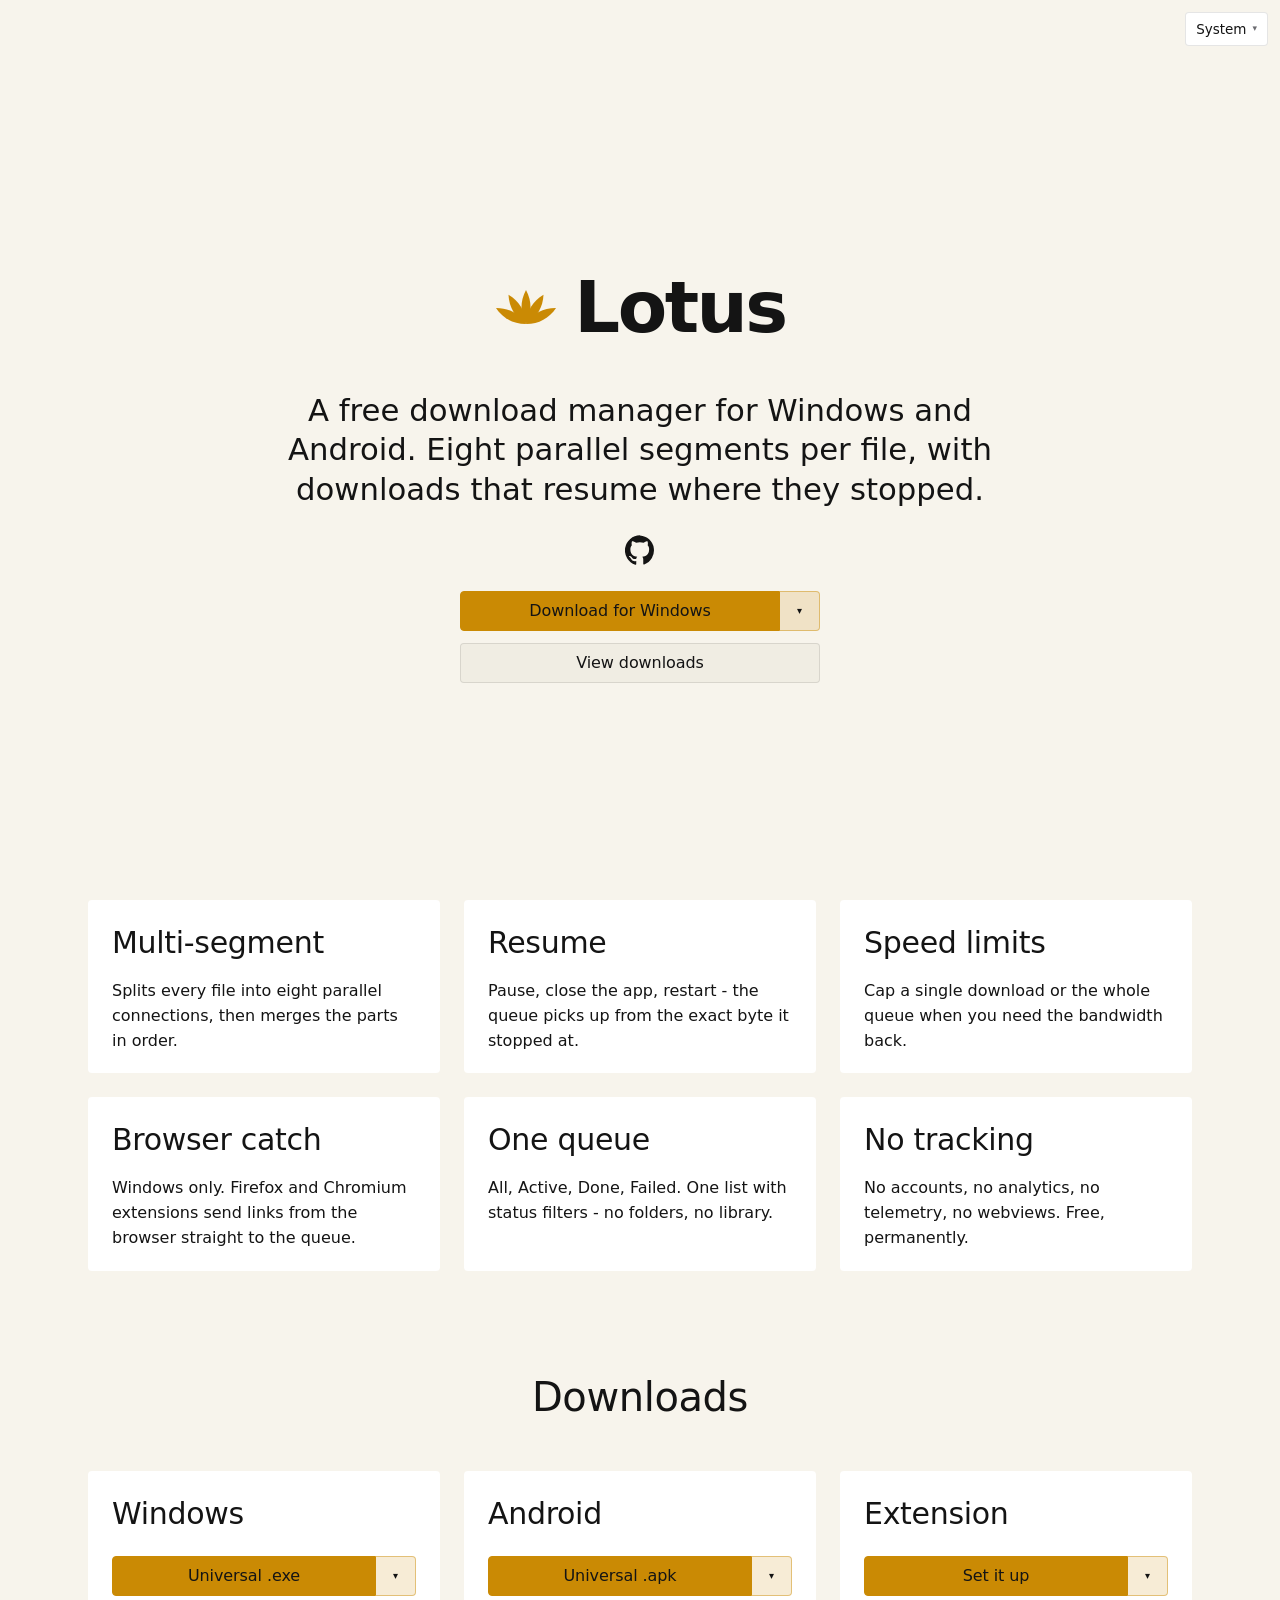
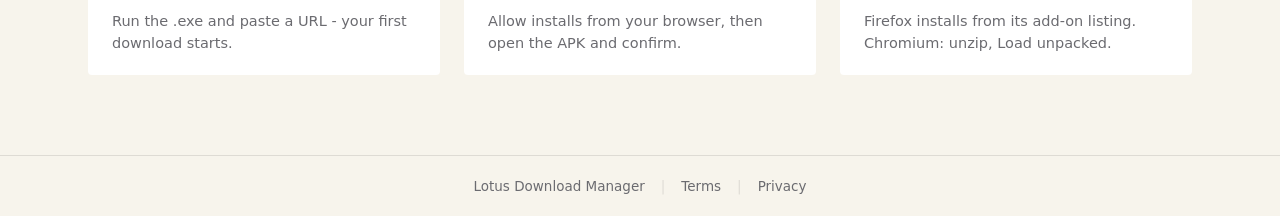
<file: index.html>
<!doctype html>
<html lang="en" data-theme="dark">
<head>
<meta charset="utf-8">
<meta name="viewport" content="width=device-width, initial-scale=1">
<script>(function(){var t=null;try{t=localStorage.getItem("lotus-theme-dm")}catch(e){}
if(t!=="dark"&&t!=="light"&&t!=="amoled"&&t!=="hc"&&t!=="hc-light"){t=(window.matchMedia&&window.matchMedia("(prefers-color-scheme: light)").matches)?"light":"dark"}
document.documentElement.setAttribute("data-theme",t)})();</script>
<title>Lotus Download Manager</title>
<meta name="description" content="Lotus is a free download manager for Windows and Android. Eight parallel segments per file, with downloads that resume where they stopped.">
<link rel="icon" href="assets/lotus.svg" type="image/svg+xml">
<link rel="stylesheet" href="style.css">
</head>
<body>
<div class="theme-picker" id="theme-picker" aria-label="Color theme"></div>

<main>
  <section class="hero">
    <div class="mark" aria-label="Lotus Download Manager" draggable="false">
      <span class="mark-ico" aria-hidden="true"></span>
      <span class="mark-txt">Lotus</span>
    </div>
    <p class="lede">A free download manager for Windows and Android. Eight parallel segments per file, with downloads that resume where they stopped.</p>

    <div class="socials">
      <a href="https://github.com/b0dr7/lotus-dm" aria-label="Source on GitHub" rel="noopener">
        <svg viewBox="0 0 24 24" width="30" height="30" fill="currentColor" aria-hidden="true"><path d="M12 .3a12 12 0 0 0-3.8 23.4c.6.1.8-.3.8-.6v-2.2c-3.3.7-4-1.6-4-1.6-.6-1.4-1.4-1.8-1.4-1.8-1.1-.7.1-.7.1-.7 1.2.1 1.8 1.2 1.8 1.2 1.1 1.8 2.8 1.3 3.5 1 .1-.8.4-1.3.8-1.6-2.7-.3-5.5-1.3-5.5-6 0-1.3.5-2.4 1.2-3.2-.1-.3-.5-1.5.1-3.2 0 0 1-.3 3.3 1.2a11.5 11.5 0 0 1 6 0C17.1 4.7 18 5 18 5c.6 1.7.2 2.9.1 3.2.8.8 1.2 1.9 1.2 3.2 0 4.7-2.8 5.7-5.5 6 .4.4.8 1.1.8 2.2v3.3c0 .3.2.7.8.6A12 12 0 0 0 12 .3z"/></svg>
      </a>
    </div>

    <div class="hero-actions">
      <div class="split" id="hero-dl">
        <a class="btn btn-primary" href="https://github.com/b0dr7/lotus-dm/releases/latest/download/LotusDM-windows-universal.exe">Download for Windows</a>
        <button class="split-toggle" type="button" aria-label="Other Windows versions" aria-expanded="false"></button>
        <div class="split-menu">
          <a href="https://github.com/b0dr7/lotus-dm/releases/latest/download/LotusDM-windows-x64.exe">64-bit .exe</a>
          <a href="https://github.com/b0dr7/lotus-dm/releases/latest/download/LotusDM-windows-x86.exe">32-bit .exe</a>
        </div>
      </div>
      <a class="btn btn-soft" href="#downloads">View downloads</a>
    </div>
  </section>

  <section class="tiles" aria-label="Features">
    <div class="tile">
      <h2>Multi-segment</h2>
      <p>Splits every file into eight parallel connections, then merges the parts in order.</p>
    </div>
    <div class="tile">
      <h2>Resume</h2>
      <p>Pause, close the app, restart - the queue picks up from the exact byte it stopped at.</p>
    </div>
    <div class="tile">
      <h2>Speed limits</h2>
      <p>Cap a single download or the whole queue when you need the bandwidth back.</p>
    </div>
    <div class="tile">
      <h2>Browser catch</h2>
      <p>Windows only. Firefox and Chromium extensions send links from the browser straight to the queue.</p>
    </div>
    <div class="tile">
      <h2>One queue</h2>
      <p>All, Active, Done, Failed. One list with status filters - no folders, no library.</p>
    </div>
    <div class="tile">
      <h2>No tracking</h2>
      <p>No accounts, no analytics, no telemetry, no webviews. Free, permanently.</p>
    </div>
  </section>

  <section class="downloads" id="downloads" aria-labelledby="downloads-h">
    <h2 id="downloads-h">Downloads</h2>
    <div class="dl-grid">
      <div class="tile dl">
        <h3>Windows</h3>
        <div class="split">
          <a class="btn btn-primary" href="https://github.com/b0dr7/lotus-dm/releases/latest/download/LotusDM-windows-universal.exe">Universal .exe</a>
          <button class="split-toggle" type="button" aria-label="Other Windows builds" aria-expanded="false"></button>
          <div class="split-menu">
            <a href="https://github.com/b0dr7/lotus-dm/releases/latest/download/LotusDM-windows-x64.exe">64-bit .exe</a>
            <a href="https://github.com/b0dr7/lotus-dm/releases/latest/download/LotusDM-windows-x86.exe">32-bit .exe</a>
          </div>
        </div>
        <p class="note">Run the .exe and paste a URL - your first download starts.</p>
      </div>

      <div class="tile dl">
        <h3>Android</h3>
        <div class="split">
          <a class="btn btn-primary" href="https://github.com/b0dr7/lotus-dm/releases/latest/download/LotusDM-android-universal.apk">Universal .apk</a>
          <button class="split-toggle" type="button" aria-label="Other Android builds" aria-expanded="false"></button>
          <div class="split-menu">
            <a href="https://github.com/b0dr7/lotus-dm/releases/latest/download/LotusDM-android-arm64-v8a.apk">arm64-v8a .apk</a>
            <a href="https://github.com/b0dr7/lotus-dm/releases/latest/download/LotusDM-android-armeabi-v7a.apk">armeabi-v7a .apk</a>
            <a href="https://github.com/b0dr7/lotus-dm/releases/latest/download/LotusDM-android-x86_64.apk">x86_64 .apk</a>
          </div>
        </div>
        <p class="note">Allow installs from your browser, then open the APK and confirm.</p>
      </div>

      <div class="tile dl">
        <h3>Extension</h3>
        <div class="split">
          <a class="btn btn-primary" href="extensions/">Set it up</a>
          <button class="split-toggle" type="button" aria-label="Extension files" aria-expanded="false"></button>
          <div class="split-menu">
            <a href="https://github.com/b0dr7/lotus-dm/releases/latest/download/LotusDM-extension-chromium.zip">Chromium .zip</a>
            <a href="https://github.com/b0dr7/lotus-dm/releases/latest/download/LotusDM-extension-firefox.xpi">Firefox .xpi</a>
          </div>
        </div>
        <p class="note">Firefox installs from its add-on listing. Chromium: unzip, Load unpacked.</p>
      </div>
    </div>
  </section>
</main>

<footer class="site-footer">
  <a href="./">Lotus Download Manager</a>
  <span class="sep" aria-hidden="true">|</span>
  <a href="terms/">Terms</a>
  <span class="sep" aria-hidden="true">|</span>
  <a href="privacy/">Privacy</a>
</footer>
<script src="theme.js"></script>
<script src="platform.js"></script>
</body>
</html>
</file>
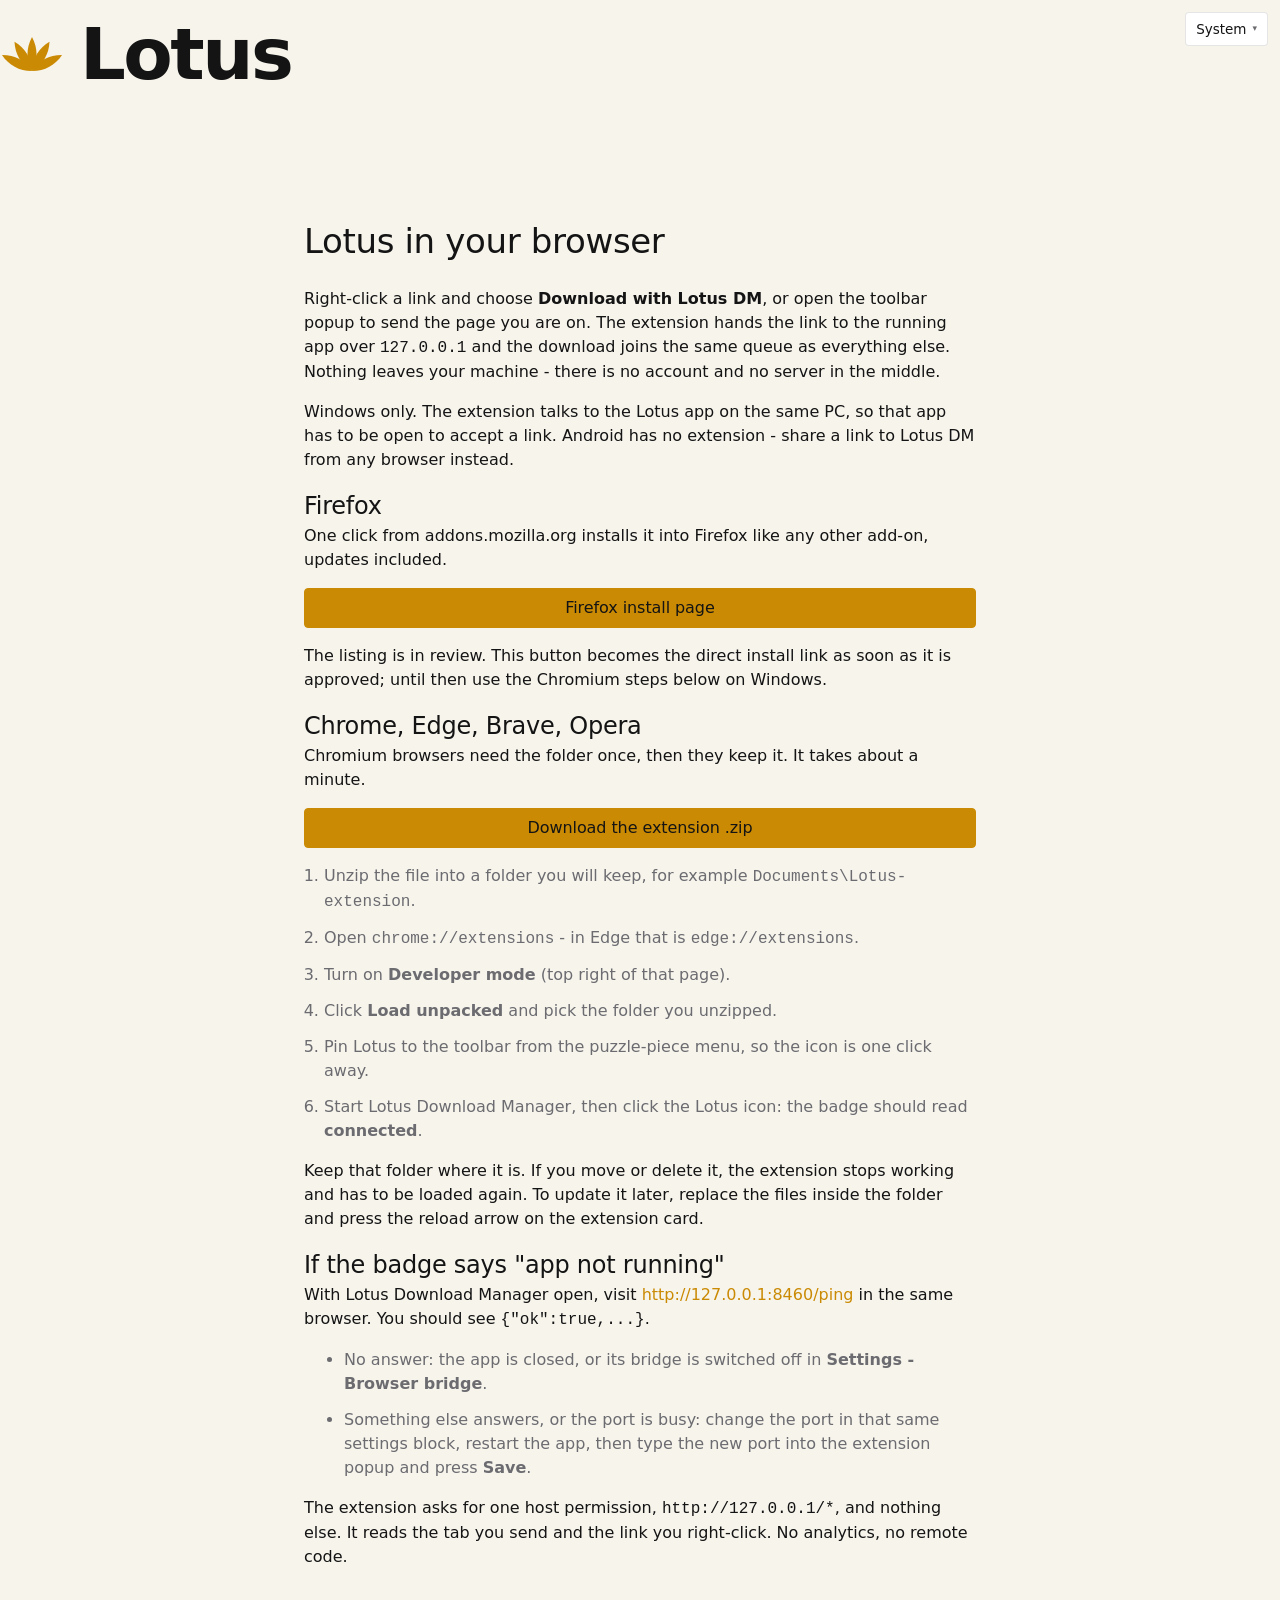
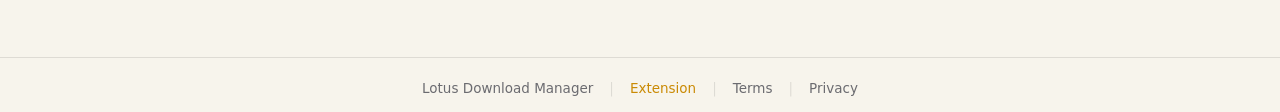
<file: extensions/index.html>
<!doctype html>
<html lang="en" data-theme="dark">
<head>
<meta charset="utf-8">
<meta name="viewport" content="width=device-width, initial-scale=1">
<script>(function(){var t=null;try{t=localStorage.getItem("lotus-theme-dm")}catch(e){}
if(t!=="dark"&&t!=="light"&&t!=="amoled"&&t!=="hc"&&t!=="hc-light"){t=(window.matchMedia&&window.matchMedia("(prefers-color-scheme: light)").matches)?"light":"dark"}
document.documentElement.setAttribute("data-theme",t)})();</script>
<title>Browser extension - Lotus Download Manager</title>
<link rel="icon" href="../assets/lotus.svg" type="image/svg+xml">
<link rel="stylesheet" href="../style.css">
</head>
<body>
<header class="site-header">
  <span class="mark" aria-label="Lotus Download Manager" draggable="false">
    <span class="mark-ico" aria-hidden="true"></span>
    <span class="mark-txt">Lotus</span>
  </span>
  <div class="theme-picker" id="theme-picker" aria-label="Color theme"></div>
</header>

<main class="legal">
  <h1>Lotus in your browser</h1>
  <p>Right-click a link and choose <strong>Download with Lotus DM</strong>, or open the toolbar popup to send the page you are on. The extension hands the link to the running app over <code>127.0.0.1</code> and the download joins the same queue as everything else. Nothing leaves your machine - there is no account and no server in the middle.</p>
  <p class="note">Windows only. The extension talks to the Lotus app on the same PC, so that app has to be open to accept a link. Android has no extension - share a link to Lotus DM from any browser instead.</p>

  <h2 id="firefox">Firefox</h2>
  <p>One click from addons.mozilla.org installs it into Firefox like any other add-on, updates included.</p>
  <p>
    <a class="btn btn-primary" href="https://addons.mozilla.org/firefox/" rel="noopener">Firefox install page</a>
  </p>
  <p class="note">The listing is in review. This button becomes the direct install link as soon as it is approved; until then use the Chromium steps below on Windows.</p>

  <h2 id="chromium">Chrome, Edge, Brave, Opera</h2>
  <p>Chromium browsers need the folder once, then they keep it. It takes about a minute.</p>
  <p>
    <a class="btn btn-primary" href="https://github.com/b0dr7/lotus-dm/releases/latest/download/LotusDM-extension-chromium.zip">Download the extension .zip</a>
  </p>
  <ol>
    <li>Unzip the file into a folder you will keep, for example <code>Documents\Lotus-extension</code>.</li>
    <li>Open <code>chrome://extensions</code> - in Edge that is <code>edge://extensions</code>.</li>
    <li>Turn on <strong>Developer mode</strong> (top right of that page).</li>
    <li>Click <strong>Load unpacked</strong> and pick the folder you unzipped.</li>
    <li>Pin Lotus to the toolbar from the puzzle-piece menu, so the icon is one click away.</li>
    <li>Start Lotus Download Manager, then click the Lotus icon: the badge should read <strong>connected</strong>.</li>
  </ol>
  <p class="note">Keep that folder where it is. If you move or delete it, the extension stops working and has to be loaded again. To update it later, replace the files inside the folder and press the reload arrow on the extension card.</p>

  <h2 id="check">If the badge says "app not running"</h2>
  <p>With Lotus Download Manager open, visit <a href="http://127.0.0.1:8460/ping">http://127.0.0.1:8460/ping</a> in the same browser. You should see <code>{"ok":true,...}</code>.</p>
  <ul>
    <li>No answer: the app is closed, or its bridge is switched off in <strong>Settings - Browser bridge</strong>.</li>
    <li>Something else answers, or the port is busy: change the port in that same settings block, restart the app, then type the new port into the extension popup and press <strong>Save</strong>.</li>
  </ul>

  <p class="note">The extension asks for one host permission, <code>http://127.0.0.1/*</code>, and nothing else. It reads the tab you send and the link you right-click. No analytics, no remote code.</p>
</main>

<footer class="site-footer">
  <a href="../">Lotus Download Manager</a>
  <span class="sep" aria-hidden="true">|</span>
  <a href="./" aria-current="page">Extension</a>
  <span class="sep" aria-hidden="true">|</span>
  <a href="../terms/">Terms</a>
  <span class="sep" aria-hidden="true">|</span>
  <a href="../privacy/">Privacy</a>
</footer>
<script src="../theme.js"></script>
</body>
</html>
</file>
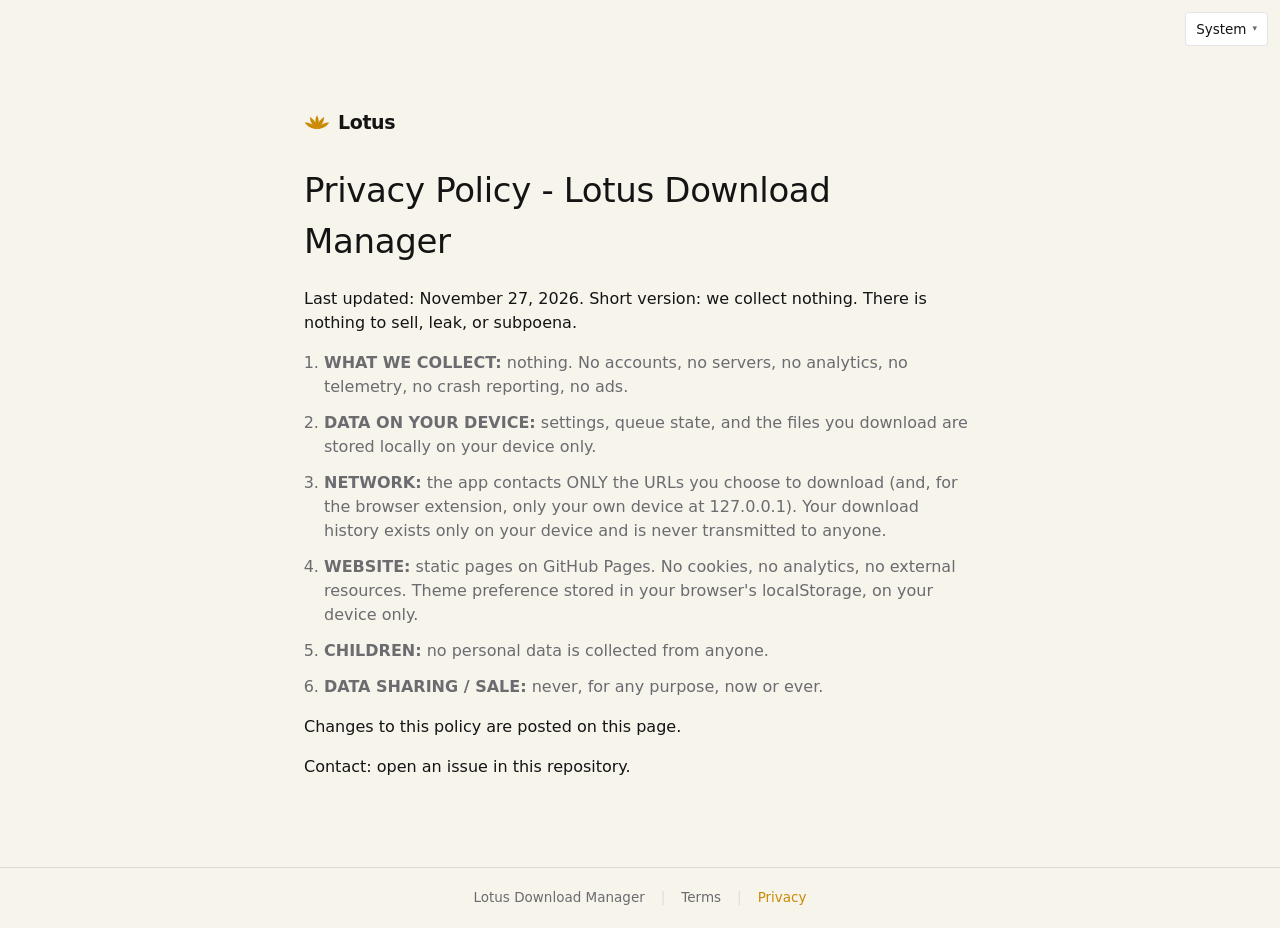
<file: privacy/index.html>
<!doctype html>
<html lang="en" data-theme="dark">
<head>
<meta charset="utf-8">
<meta name="viewport" content="width=device-width, initial-scale=1">
<script>(function(){var t=null;try{t=localStorage.getItem("lotus-theme-dm")}catch(e){}
if(t!=="dark"&&t!=="light"&&t!=="amoled"&&t!=="hc"&&t!=="hc-light"){t=(window.matchMedia&&window.matchMedia("(prefers-color-scheme: light)").matches)?"light":"dark"}
document.documentElement.setAttribute("data-theme",t)})();</script>
<title>Privacy Policy - Lotus Download Manager</title>
<link rel="icon" href="../assets/lotus.svg" type="image/svg+xml">
<link rel="stylesheet" href="../style.css">
</head>
<body>
<div class="theme-picker" id="theme-picker" aria-label="Color theme"></div>

<main class="legal">
  <div class="mark mark--compact" aria-label="Lotus Download Manager" draggable="false">
    <span class="mark-ico" aria-hidden="true"></span>
    <span class="mark-txt">Lotus</span>
  </div>
  <h1>Privacy Policy - Lotus Download Manager</h1>
  <p>Last updated: November 27, 2026. Short version: we collect nothing. There is nothing to sell, leak, or subpoena.</p>
  <ol>
    <li><strong>WHAT WE COLLECT:</strong> nothing. No accounts, no servers, no analytics, no telemetry, no crash reporting, no ads.</li>
    <li><strong>DATA ON YOUR DEVICE:</strong> settings, queue state, and the files you download are stored locally on your device only.</li>
    <li><strong>NETWORK:</strong> the app contacts ONLY the URLs you choose to download (and, for the browser extension, only your own device at 127.0.0.1). Your download history exists only on your device and is never transmitted to anyone.</li>
    <li><strong>WEBSITE:</strong> static pages on GitHub Pages. No cookies, no analytics, no external resources. Theme preference stored in your browser's localStorage, on your device only.</li>
    <li><strong>CHILDREN:</strong> no personal data is collected from anyone.</li>
    <li><strong>DATA SHARING / SALE:</strong> never, for any purpose, now or ever.</li>
  </ol>
  <p>Changes to this policy are posted on this page.</p>
  <p>Contact: open an issue in this repository.</p>
</main>

<footer class="site-footer">
  <a href="../">Lotus Download Manager</a>
  <span class="sep" aria-hidden="true">|</span>
  <a href="../terms/">Terms</a>
  <span class="sep" aria-hidden="true">|</span>
  <a href="./" aria-current="page">Privacy</a>
</footer>
<script src="../theme.js"></script>
</body>
</html>
</file>
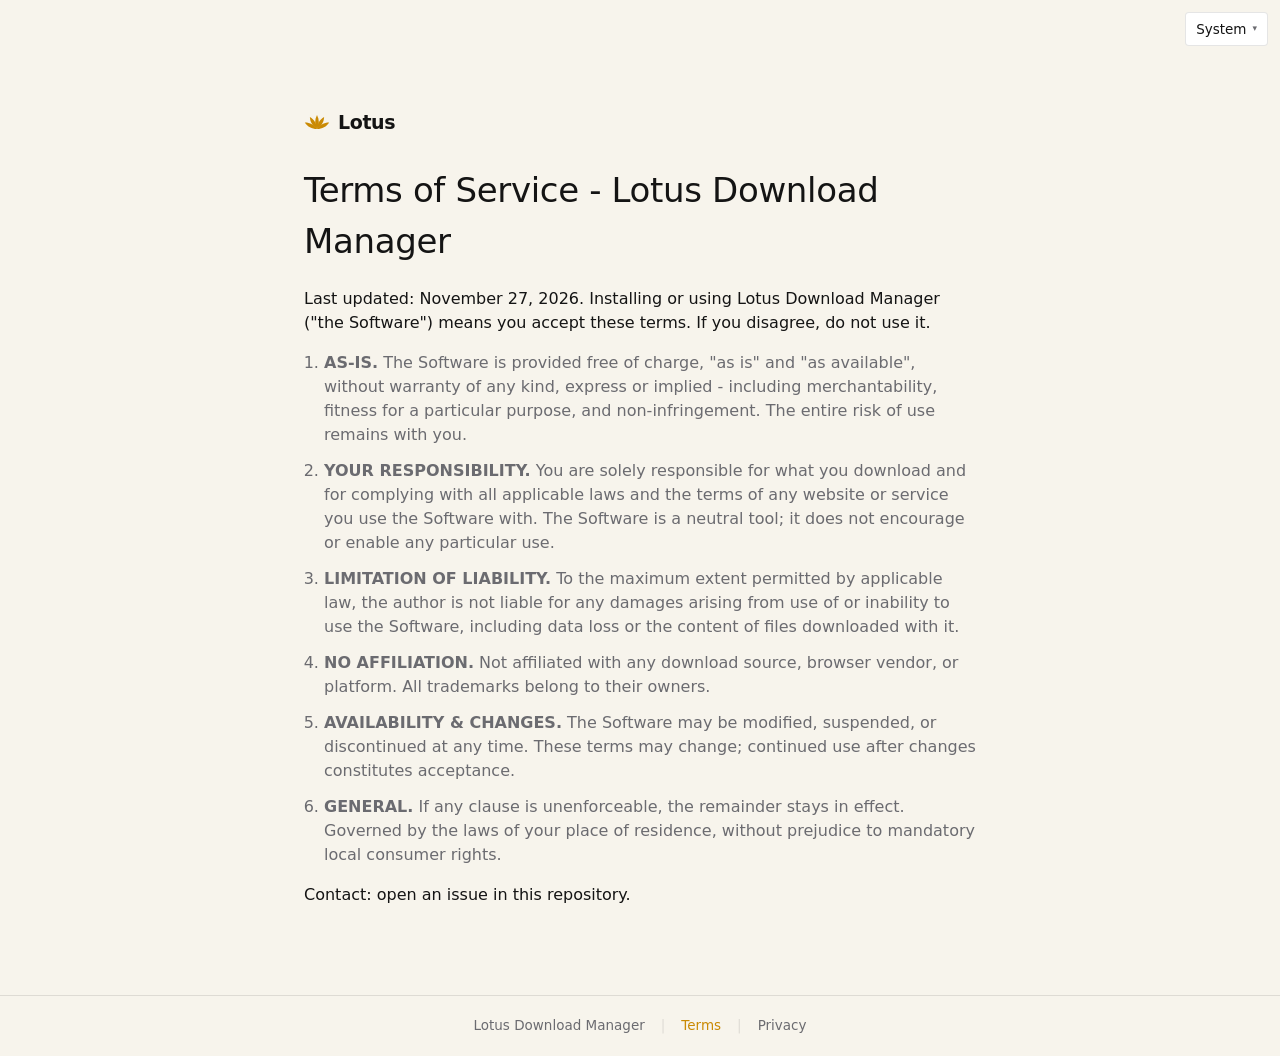
<file: terms/index.html>
<!doctype html>
<html lang="en" data-theme="dark">
<head>
<meta charset="utf-8">
<meta name="viewport" content="width=device-width, initial-scale=1">
<script>(function(){var t=null;try{t=localStorage.getItem("lotus-theme-dm")}catch(e){}
if(t!=="dark"&&t!=="light"&&t!=="amoled"&&t!=="hc"&&t!=="hc-light"){t=(window.matchMedia&&window.matchMedia("(prefers-color-scheme: light)").matches)?"light":"dark"}
document.documentElement.setAttribute("data-theme",t)})();</script>
<title>Terms of Service - Lotus Download Manager</title>
<link rel="icon" href="../assets/lotus.svg" type="image/svg+xml">
<link rel="stylesheet" href="../style.css">
</head>
<body>
<div class="theme-picker" id="theme-picker" aria-label="Color theme"></div>

<main class="legal">
  <div class="mark mark--compact" aria-label="Lotus Download Manager" draggable="false">
    <span class="mark-ico" aria-hidden="true"></span>
    <span class="mark-txt">Lotus</span>
  </div>
  <h1>Terms of Service - Lotus Download Manager</h1>
  <p>Last updated: November 27, 2026. Installing or using Lotus Download Manager ("the Software") means you accept these terms. If you disagree, do not use it.</p>
  <ol>
    <li><strong>AS-IS.</strong> The Software is provided free of charge, "as is" and "as available", without warranty of any kind, express or implied - including merchantability, fitness for a particular purpose, and non-infringement. The entire risk of use remains with you.</li>
    <li><strong>YOUR RESPONSIBILITY.</strong> You are solely responsible for what you download and for complying with all applicable laws and the terms of any website or service you use the Software with. The Software is a neutral tool; it does not encourage or enable any particular use.</li>
    <li><strong>LIMITATION OF LIABILITY.</strong> To the maximum extent permitted by applicable law, the author is not liable for any damages arising from use of or inability to use the Software, including data loss or the content of files downloaded with it.</li>
    <li><strong>NO AFFILIATION.</strong> Not affiliated with any download source, browser vendor, or platform. All trademarks belong to their owners.</li>
    <li><strong>AVAILABILITY &amp; CHANGES.</strong> The Software may be modified, suspended, or discontinued at any time. These terms may change; continued use after changes constitutes acceptance.</li>
    <li><strong>GENERAL.</strong> If any clause is unenforceable, the remainder stays in effect. Governed by the laws of your place of residence, without prejudice to mandatory local consumer rights.</li>
  </ol>
  <p>Contact: open an issue in this repository.</p>
</main>

<footer class="site-footer">
  <a href="../">Lotus Download Manager</a>
  <span class="sep" aria-hidden="true">|</span>
  <a href="./" aria-current="page">Terms</a>
  <span class="sep" aria-hidden="true">|</span>
  <a href="../privacy/">Privacy</a>
</footer>
<script src="../theme.js"></script>
</body>
</html>
</file>
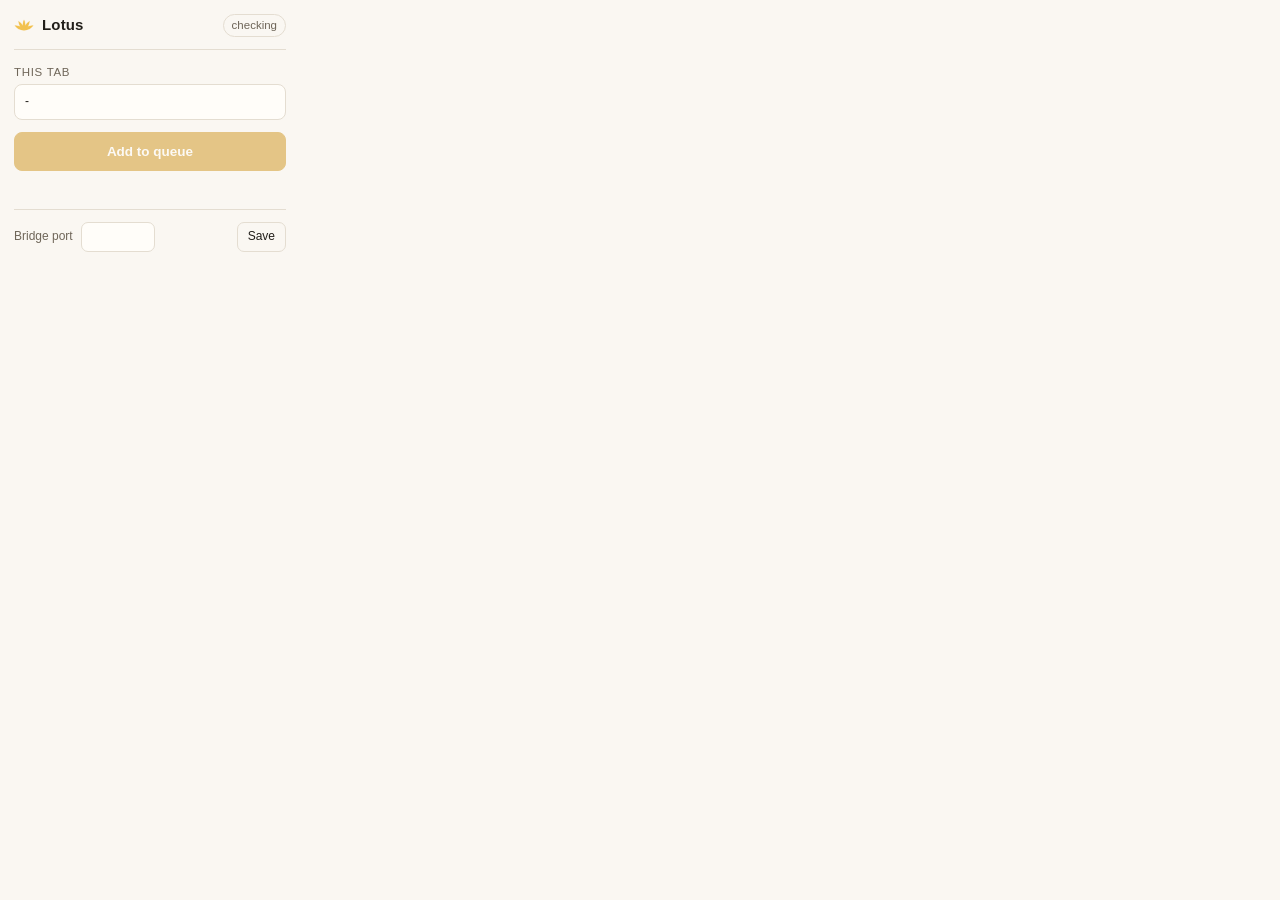
<file: extension/chromium/popup.html>
<!doctype html>
<html lang="en">
<head>
<meta charset="utf-8">
<title>Lotus Download Manager</title>
<link rel="stylesheet" href="popup.css">
</head>
<body>
  <header class="head">
    <img src="icons/icon-32.png" alt="" width="20" height="20">
    <span class="name">Lotus</span>
    <span class="state" id="state">checking</span>
  </header>

  <p class="label">This tab</p>
  <p class="url" id="url">-</p>

  <div class="quality" id="qualityRow" hidden>
    <label for="quality">Quality</label>
    <select id="quality">
      <optgroup label="Video">
        <option value="2160p">2160p</option>
        <option value="1440p">1440p</option>
        <option value="1080p">1080p</option>
        <option value="720p" selected>720p</option>
        <option value="480p">480p</option>
        <option value="360p">360p</option>
        <option value="240p">240p</option>
      </optgroup>
      <optgroup label="Audio">
        <option value="mp3">mp3</option>
        <option value="aac">aac</option>
        <option value="opus">opus</option>
        <option value="flac">flac</option>
        <option value="wav">wav</option>
      </optgroup>
    </select>
  </div>

  <button id="send" class="primary" type="button" disabled>Add to queue</button>
  <p class="note" id="note"></p>

  <footer class="foot">
    <label for="port">Bridge port</label>
    <input id="port" type="number" min="1024" max="65535" step="1" inputmode="numeric">
    <button id="save" class="ghost" type="button">Save</button>
  </footer>

  <script src="popup.js"></script>
</body>
</html>
</file>
<file: style.css>
html[data-theme="dark"] {
  --bg: #0D0D0F; --surface: #16161A; --surface2: #1E1E24;
  --accent: #F2C14E; --hover: #FFD34D;
  --on-accent: #0D0D0F; --on-accent-h: #0D0D0F;
  --text: #EFEFEA; --muted: #8A8A93;
  --border: rgba(255, 255, 255, 0.10);
  --tint: rgba(242, 193, 78, 0.16); --tint-border: rgba(242, 193, 78, 0.45);
}
html[data-theme="light"] {
  --bg: #F7F4EC; --surface: #FFFFFF; --surface2: #F0EDE3;
  --accent: #CA8A04; --hover: #A16207;
  --on-accent: #141414; --on-accent-h: #FFFFFF;
  --text: #141414; --muted: #6B6B70;
  --border: rgba(0, 0, 0, 0.10);
  --tint: rgba(202, 138, 4, 0.16); --tint-border: rgba(202, 138, 4, 0.45);
}
html[data-theme="amoled"] {
  --bg: #000000; --surface: #0A0A0A; --surface2: #141414;
  --accent: #FFD34D; --hover: #FFD34D;
  --on-accent: #000000; --on-accent-h: #000000;
  --text: #EFEFEA; --muted: #7A7A82;
  --border: rgba(255, 255, 255, 0.10);
  --tint: rgba(255, 211, 77, 0.16); --tint-border: rgba(255, 211, 77, 0.45);
}
html[data-theme="hc"] {
  --bg: #000000; --surface: #000000; --surface2: #0A0A0A;
  --accent: #FFE14D; --hover: #FFE14D;
  --on-accent: #000000; --on-accent-h: #000000;
  --text: #FFFFFF; --muted: #C9C9D1;
  --border: #FFFFFF;
  --tint: rgba(255, 225, 77, 0.22); --tint-border: #FFE14D;
}
html[data-theme="hc-light"] {
  --bg: #FFFFFF; --surface: #FFFFFF; --surface2: #F0F0F0;
  --accent: #CA8A04; --hover: #A16207;
  --on-accent: #141414; --on-accent-h: #FFFFFF;
  --text: #000000; --muted: #44444A;
  --border: #000000;
  --tint: rgba(202, 138, 4, 0.18); --tint-border: #CA8A04;
}
:root {
  --radius: 4px;
  --tap: 44px;
  --column: 1152px;
  --gap: 24px;
  --gutter: clamp(16px, 4vw, 24px);
}

*, *::before, *::after { box-sizing: border-box; }
html { -webkit-text-size-adjust: 100%; scroll-behavior: smooth; }
body {
  margin: 0; background: var(--bg); color: var(--muted);
  font-family: system-ui, -apple-system, "Segoe UI", Roboto, sans-serif;
  font-size: 16px; line-height: 1.5;
  -webkit-font-smoothing: antialiased; overflow-x: hidden;
  display: flex; flex-direction: column; min-height: 100svh;
}
main { flex: 1 0 auto; }
h1, h2, h3 { margin: 0; font-weight: 400; color: var(--text); letter-spacing: -0.01em; }
p { margin: 0; }
a { color: var(--accent); text-decoration: none; }
a:hover { color: var(--hover); }
::selection { background: var(--tint); color: var(--text); }
:focus-visible { outline: 2px solid var(--accent); outline-offset: 3px; }
img, svg { max-width: 100%; }

.hero {
  min-height: 100svh;
  display: flex; flex-direction: column;
  align-items: center; justify-content: center;
  text-align: center;
  padding: clamp(72px, 12vh, 120px) var(--gutter) clamp(48px, 8vh, 88px);
}
.mark {
  display: inline-flex; align-items: center; gap: clamp(10px, 1.6vw, 16px);
  color: var(--text);
  -webkit-user-drag: none; user-select: none;
}
.mark:hover { color: var(--text); }
.mark img, .mark svg, .mark span { -webkit-user-drag: none; }
.mark--compact { gap: 8px; margin-bottom: 28px; }
.mark--compact .mark-ico { width: 26px; height: 26px; }
.mark--compact .mark-txt { font-size: 19px; letter-spacing: -0.02em; }
.mark-ico {
  width: clamp(40px, 6vw, 64px); height: clamp(40px, 6vw, 64px);
  background: var(--accent);
  -webkit-mask: url("assets/lotus.svg") center / contain no-repeat;
  mask: url("assets/lotus.svg") center / contain no-repeat;
}
.mark-txt { font-size: clamp(40px, 7vw, 72px); font-weight: 600; letter-spacing: -0.035em; }
.lede {
  color: var(--text); font-size: clamp(19px, 2.4vw, 32px);
  line-height: 1.28; font-weight: 400;
  max-width: 34em; margin: clamp(18px, 2.6vw, 30px) auto 0;
  text-wrap: balance;
}
.socials { display: flex; align-items: center; justify-content: center; gap: 20px; margin: clamp(18px, 2.4vw, 26px) 0; }
.socials a { color: var(--text); display: inline-flex; }
.socials a:hover { color: var(--accent); }
.hero-actions { width: min(360px, 100%); display: flex; flex-direction: column; gap: 12px; }

.btn {
  min-height: 40px; display: flex; align-items: center; justify-content: center;
  padding: 7px 16px; border: 1px solid transparent; border-radius: var(--radius);
  background: var(--surface); color: var(--text);
  font: inherit; font-size: 16px; font-weight: 500; letter-spacing: -0.005em;
  text-align: center;
}
.btn:hover { text-decoration: none; }
.btn-primary { background: var(--accent); border-color: var(--accent); color: var(--on-accent); }
.btn-primary:hover { background: var(--hover); border-color: var(--hover); color: var(--on-accent-h); }
.btn-soft { background: var(--surface2); border-color: var(--border); color: var(--text); }
.btn-soft:hover { background: var(--tint); border-color: var(--tint-border); color: var(--text); }

.split { position: relative; display: flex; }
.split > .btn, .split > a.btn { flex: 1 1 auto; border-radius: var(--radius) 0 0 var(--radius); }
.split-toggle {
  flex: 0 0 auto; width: 40px; min-height: 40px;
  border: 1px solid var(--tint-border); border-left: 0;
  border-radius: 0 var(--radius) var(--radius) 0;
  background: var(--tint); color: var(--on-accent);
  font: inherit; font-size: 10px; cursor: pointer;
}
.split-toggle::after { content: "\25BE"; }
.split-toggle:hover { background: var(--accent); border-color: var(--accent); }
.split-menu {
  position: absolute; top: calc(100% + 6px); left: 0;
  min-width: 100%; padding: 6px;
  display: flex; flex-direction: column; gap: 2px;
  background: var(--surface); border: 1px solid var(--border);
  border-radius: var(--radius); box-shadow: 0 10px 28px rgba(0, 0, 0, 0.35);
  z-index: 20; text-align: left;
  visibility: hidden; opacity: 0; transform: translateY(-4px);
  transition: opacity 0.15s ease, transform 0.15s ease, visibility 0.15s;
}
.split:hover .split-menu, .split:focus-within .split-menu, .split.open .split-menu {
  visibility: visible; opacity: 1; transform: translateY(0);
}
.split-menu a {
  display: flex; align-items: center; min-height: 38px;
  padding: 0 12px; border-radius: 3px;
  color: var(--text); font-size: 15px; font-weight: 500; white-space: nowrap;
}
.split-menu a:hover { background: var(--tint); color: var(--text); }

.tiles {
  max-width: var(--column); margin: 0 auto; padding: 0 var(--gutter);
  display: grid; gap: var(--gap); grid-template-columns: 1fr;
}
.tile { background: var(--surface); border-radius: var(--radius); padding: 20px 24px; }
.tile h2 { font-size: clamp(22px, 2.4vw, 30px); margin-bottom: 14px; }
.tile h3 { font-size: clamp(22px, 2.4vw, 30px); margin-bottom: 20px; }
.tile p { color: var(--text); font-size: 16px; line-height: 1.55; }

.downloads { max-width: var(--column); margin: 0 auto; padding: clamp(56px, 8vw, 96px) var(--gutter) clamp(48px, 7vw, 80px); }
.downloads > h2 {
  text-align: center; font-size: clamp(28px, 3.6vw, 40px);
  margin-bottom: clamp(28px, 4vw, 44px);
}
.dl-grid { display: grid; gap: var(--gap); grid-template-columns: 1fr; }
.dl .note { color: var(--muted); font-size: 14.5px; margin-top: 14px; }

.site-footer {
  flex: 0 0 auto;
  border-top: 1px solid var(--border);
  display: flex; flex-wrap: wrap; align-items: center; justify-content: center;
  gap: 2px; padding: 8px var(--gutter);
  font-size: 13.5px; color: var(--muted);
}
.site-footer .sep { color: var(--border); padding: 0 6px; }
.site-footer a { display: inline-flex; align-items: center; min-height: var(--tap); padding: 0 8px; color: var(--muted); }
.site-footer a:hover, .site-footer a[aria-current="page"] { color: var(--accent); }

.theme-picker { position: fixed; top: 12px; right: 12px; z-index: 40; display: flex; }
.theme-toggle {
  display: inline-flex; align-items: center; gap: 6px;
  min-height: 34px; padding: 0 10px;
  border: 1px solid var(--border); border-radius: var(--radius);
  background: var(--surface); color: var(--text);
  font: inherit; font-size: 13.5px; font-weight: 500; cursor: pointer;
}
.theme-toggle:hover { background: var(--tint); border-color: var(--tint-border); }
.theme-toggle .chev { color: var(--muted); font-size: 9px; }
.theme-menu {
  position: absolute; top: calc(100% + 6px); right: 0;
  min-width: 214px; padding: 6px;
  display: flex; flex-direction: column; gap: 4px;
  background: var(--surface); border: 1px solid var(--border);
  border-radius: var(--radius); box-shadow: 0 10px 28px rgba(0, 0, 0, 0.35);
  z-index: 30;
}
.theme-menu[hidden] { display: none; }
.theme-seg { display: grid; grid-template-columns: repeat(3, 1fr); gap: 2px; padding: 2px; background: var(--surface2); border-radius: 3px; }
.mode-btn {
  min-height: 30px; border: 0; border-radius: 2px;
  background: transparent; color: var(--muted);
  font: inherit; font-size: 13px; font-weight: 500; cursor: pointer;
}
.mode-btn:hover { color: var(--text); }
.mode-btn.on { background: var(--surface); color: var(--accent); box-shadow: 0 0 0 1px var(--border); }
.theme-opt {
  position: relative; display: flex; align-items: center; justify-content: space-between;
  gap: 10px; min-height: 32px; padding: 0 4px;
  border-radius: 3px; font-size: 13px; font-weight: 500; color: var(--text); cursor: pointer;
}
.theme-opt:hover { background: var(--tint); }
.theme-opt[hidden] { display: none; }
.theme-opt input { position: absolute; width: 1px; height: 1px; margin: 0; opacity: 0; pointer-events: none; }
.theme-opt .sw {
  flex: 0 0 auto; position: relative; width: 30px; height: 17px;
  border-radius: 9px; background: var(--surface2); border: 1px solid var(--border);
  transition: background-color 0.15s ease, border-color 0.15s ease;
}
.theme-opt .sw::after {
  content: ""; position: absolute; top: 2px; left: 2px;
  width: 11px; height: 11px; border-radius: 50%; background: var(--muted);
  transition: transform 0.15s ease, background-color 0.15s ease;
}
.theme-opt input:checked ~ .sw { background: var(--tint); border-color: var(--tint-border); }
.theme-opt input:checked ~ .sw::after { transform: translateX(13px); background: var(--accent); }
.theme-opt input:focus-visible ~ .sw { outline: 2px solid var(--accent); outline-offset: 2px; }

.legal {
  max-width: 720px; margin: 0 auto;
  padding: clamp(88px, 12vh, 120px) var(--gutter) clamp(48px, 7vw, 72px);
}
.legal h1 { font-size: clamp(26px, 3.2vw, 34px); font-weight: 500; margin-bottom: 20px; }
.legal p { color: var(--text); margin-bottom: 16px; }
.legal ol { margin: 0 0 16px; padding-left: 1.25em; }
.legal li { margin-bottom: 12px; }

@media (min-width: 640px) {
  .tiles, .dl-grid { grid-template-columns: repeat(2, 1fr); }
}
@media (min-width: 960px) {
  .tiles, .dl-grid { grid-template-columns: repeat(3, 1fr); }
}
@media (pointer: coarse) {
  .btn, .split-toggle, .theme-toggle { min-height: var(--tap); }
  .split-toggle { width: var(--tap); }
  .theme-opt, .split-menu a { min-height: 44px; }
}
@media (prefers-reduced-motion: reduce) {
  *, *::before, *::after { transition: none !important; animation: none !important; }
  html { scroll-behavior: auto; }
}
</file>
<file: extension/chromium/popup.css>
:root {
  color-scheme: dark;
  --bg: #14120f;
  --surface: #1c1916;
  --border: #2f2a24;
  --text: #f1ece4;
  --muted: #9c9287;
  --accent: #d8a23a;
  --on-accent: #17140f;
  --tint: #2a2419;
}

@media (prefers-color-scheme: light) {
  :root {
    color-scheme: light;
    --bg: #faf7f2;
    --surface: #fffdf9;
    --border: #e4ddd1;
    --text: #221f1a;
    --muted: #6f6659;
    --accent: #ca8a04;
    --on-accent: #fffdf9;
    --tint: #f3ecdc;
  }
}

* { box-sizing: border-box; }

[hidden] { display: none !important; }

body {
  width: 300px;
  margin: 0;
  padding: 14px;
  background: var(--bg);
  color: var(--text);
  font: 13.5px/1.45 -apple-system, "Segoe UI", Roboto, Helvetica, Arial, sans-serif;
}

.head {
  display: flex;
  align-items: center;
  gap: 8px;
  padding-bottom: 12px;
  border-bottom: 1px solid var(--border);
}

.name { font-size: 15px; font-weight: 600; letter-spacing: 0.01em; }

.state {
  margin-left: auto;
  padding: 2px 8px;
  border: 1px solid var(--border);
  border-radius: 999px;
  color: var(--muted);
  font-size: 11.5px;
}

.state.on { color: var(--accent); border-color: var(--accent); }
.state.off { color: #cf7058; border-color: #6b3529; }

.label {
  margin: 14px 0 4px;
  color: var(--muted);
  font-size: 11.5px;
  text-transform: uppercase;
  letter-spacing: 0.06em;
}

.url {
  margin: 0;
  padding: 8px 10px;
  border: 1px solid var(--border);
  border-radius: 8px;
  background: var(--surface);
  font-size: 12px;
  color: var(--text);
  overflow-wrap: anywhere;
  max-height: 62px;
  overflow: hidden;
}

.quality {
  display: flex;
  align-items: center;
  gap: 8px;
  margin-top: 12px;
  color: var(--muted);
  font-size: 12px;
}

.quality select {
  margin-left: auto;
  padding: 5px 7px;
  border: 1px solid var(--border);
  border-radius: 7px;
  background: var(--surface);
  color: var(--text);
  font: inherit;
}

.primary {
  width: 100%;
  margin-top: 12px;
  padding: 9px 12px;
  border: 1px solid var(--accent);
  border-radius: 8px;
  background: var(--accent);
  color: var(--on-accent);
  font: inherit;
  font-weight: 600;
  cursor: pointer;
}

.primary:disabled { opacity: 0.45; cursor: default; }

.note {
  min-height: 16px;
  margin: 8px 0 0;
  color: var(--muted);
  font-size: 12px;
}

.note.good { color: var(--accent); }
.note.bad { color: #cf7058; }

.foot {
  display: flex;
  align-items: center;
  gap: 8px;
  margin-top: 14px;
  padding-top: 12px;
  border-top: 1px solid var(--border);
  color: var(--muted);
  font-size: 12px;
}

.foot input {
  width: 74px;
  padding: 5px 7px;
  border: 1px solid var(--border);
  border-radius: 7px;
  background: var(--surface);
  color: var(--text);
  font: inherit;
}

.ghost {
  margin-left: auto;
  padding: 5px 10px;
  border: 1px solid var(--border);
  border-radius: 7px;
  background: transparent;
  color: var(--text);
  font: inherit;
  cursor: pointer;
}

.ghost:hover { background: var(--tint); }
</file>
